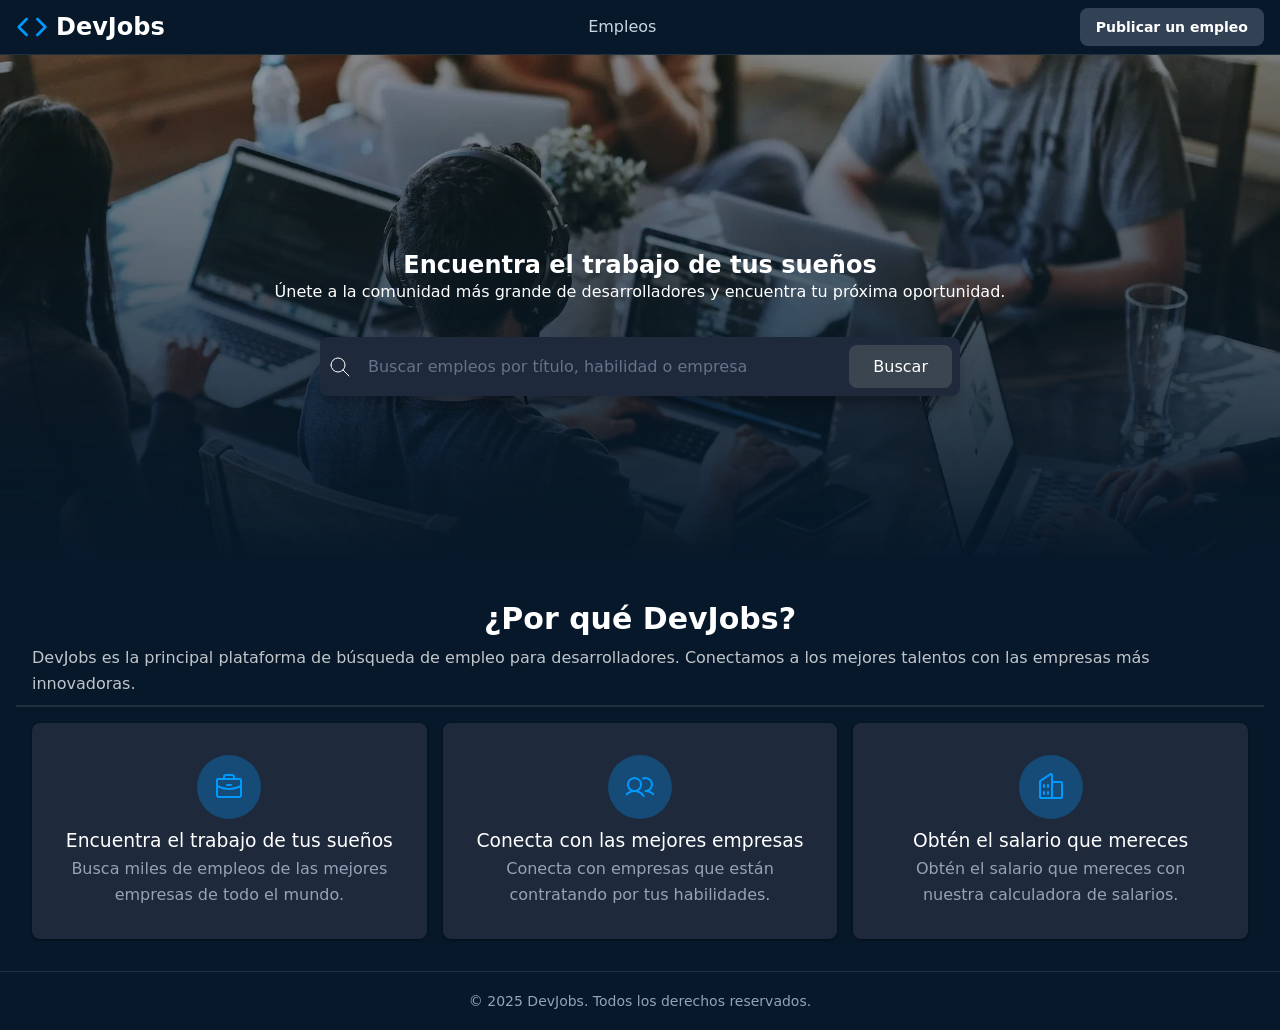
<file: index.html>
<!doctype html>
<html lang="es">
  <head>
    <meta charset="UTF-8" />
    <meta name="viewport" content="width=device-width, initial-scale=1.0" />
    <meta
      name="description"
      content="Encuentra las mejores ofertas de empleo para desarrolladores web y de software en DevJobs. Explora oportunidades laborales, publica tus vacantes y conecta con talento calificado."
    />
    <meta
      name="keywords"
      content="empleos, desarrolladores web, software, ofertas de trabajo, DevJobs, oportunidades laborales, publicar vacantes, talento calificado"
    />
    <title>DevJobs</title>
    <link rel="stylesheet" href="./css/styles.css" />
  </head>
<body>
  <header>
    <h1>
      <svg fill="none" stroke="currentColor" stroke-linecap="round" stroke-linejoin="round" stroke-width="2"
        viewBox="0 0 24 24" xmlns="http://www.w3.org/2000/svg">
        <polyline points="16 18 22 12 16 6"></polyline>
        <polyline points="8 6 2 12 8 18"></polyline>
      </svg>
      DevJobs
    </h1>

    <nav>
      <!-- <a href="">
        Inicio
      </a> -->
      <a href="./html/empleos.html">Empleos</a>
    </nav>

    <div>
      <a href="">Publicar un empleo</a>
      <!-- <a href="">Iniciar sesión</a> -->
    </div>
  </header>

  <main>
    <section>
      <img src="./img/background.webp" width="200" />

      <h1>Encuentra el trabajo de tus sueños</h1>

      <p>Únete a la comunidad más grande de desarrolladores y encuentra tu próxima oportunidad.</p>

      <form role="search">
        <div>
          <svg xmlns="http://www.w3.org/2000/svg" width="24" height="24" viewBox="0 0 24 24" fill="none"
            stroke="currentColor" stroke-width="1" stroke-linecap="round" stroke-linejoin="round"
            class="icon icon-tabler icons-tabler-outline icon-tabler-search">
            <path stroke="none" d="M0 0h24v24H0z" fill="none" />
            <path d="M10 10m-7 0a7 7 0 1 0 14 0a7 7 0 1 0 -14 0" />
            <path d="M21 21l-6 -6" />
          </svg>

          <input required type="text" placeholder="Buscar empleos por título, habilidad o empresa">

          <button type="submit">Buscar</button>
        </div>
      </form>
    </section>

    <section>

      <header>
        <h2>¿Por qué DevJobs?</h2>
        <p>DevJobs es la principal plataforma de búsqueda de empleo para desarrolladores. Conectamos a los mejores
          talentos con las empresas más innovadoras.</p>
      </header>

      <footer>
        <article>
          <svg fill="currentColor" height="32" viewBox="0 0 256 256" width="32" xmlns="http://www.w3.org/2000/svg"
            aria-hidden="true">
            <path
              d="M216,56H176V48a24,24,0,0,0-24-24H104A24,24,0,0,0,80,48v8H40A16,16,0,0,0,24,72V200a16,16,0,0,0,16,16H216a16,16,0,0,0,16-16V72A16,16,0,0,0,216,56ZM96,48a8,8,0,0,1,8-8h48a8,8,0,0,1,8,8v8H96ZM216,72v41.61A184,184,0,0,1,128,136a184.07,184.07,0,0,1-88-22.38V72Zm0,128H40V131.64A200.19,200.19,0,0,0,128,152a200.25,200.25,0,0,0,88-20.37V200ZM104,112a8,8,0,0,1,8-8h32a8,8,0,0,1,0,16H112A8,8,0,0,1,104,112Z">
            </path>
          </svg>
          <h3>Encuentra el trabajo de tus sueños</h3>
          <p>Busca miles de empleos de las mejores empresas de todo el mundo.</p>
        </article>

        <article>
          <svg fill="currentColor" height="32" viewBox="0 0 256 256" width="32" xmlns="http://www.w3.org/2000/svg"
            aria-hidden="true">
            <path
              d="M117.25,157.92a60,60,0,1,0-66.5,0A95.83,95.83,0,0,0,3.53,195.63a8,8,0,1,0,13.4,8.74,80,80,0,0,1,134.14,0,8,8,0,0,0,13.4-8.74A95.83,95.83,0,0,0,117.25,157.92ZM40,108a44,44,0,1,1,44,44A44.05,44.05,0,0,1,40,108Zm210.14,98.7a8,8,0,0,1-11.07-2.33A79.83,79.83,0,0,0,172,168a8,8,0,0,1,0-16,44,44,0,1,0-16.34-84.87,8,8,0,1,1-5.94-14.85,60,60,0,0,1,55.53,105.64,95.83,95.83,0,0,1,47.22,37.71A8,8,0,0,1,250.14,206.7Z">
            </path>
          </svg>
          <h3>Conecta con las mejores empresas</h3>
          <p>Conecta con empresas que están contratando por tus habilidades.</p>
        </article>

        <article>
          <svg fill="currentColor" height="32" viewBox="0 0 256 256" width="32" xmlns="http://www.w3.org/2000/svg"
            aria-hidden="true">
            <path
              d="M240,208H224V96a16,16,0,0,0-16-16H144V32a16,16,0,0,0-24.88-13.32L39.12,72A16,16,0,0,0,32,85.34V208H16a8,8,0,0,0,0,16H240a8,8,0,0,0,0-16ZM208,96V208H144V96ZM48,85.34,128,32V208H48ZM112,112v16a8,8,0,0,1-16,0V112a8,8,0,1,1,16,0Zm-32,0v16a8,8,0,0,1-16,0V112a8,8,0,1,1,16,0Zm0,56v16a8,8,0,0,1-16,0V168a8,8,0,0,1,16,0Zm32,0v16a8,8,0,0,1-16,0V168a8,8,0,0,1,16,0Z">
            </path>
          </svg>
          <h3>Obtén el salario que mereces</h3>
          <p>Obtén el salario que mereces con nuestra calculadora de salarios.</p>
        </article>
      </footer>

    </section>
  </main>

  <footer>
    <small>&copy; 2025 DevJobs. Todos los derechos reservados.</small>
  </footer>

</body>

</html>
</file>
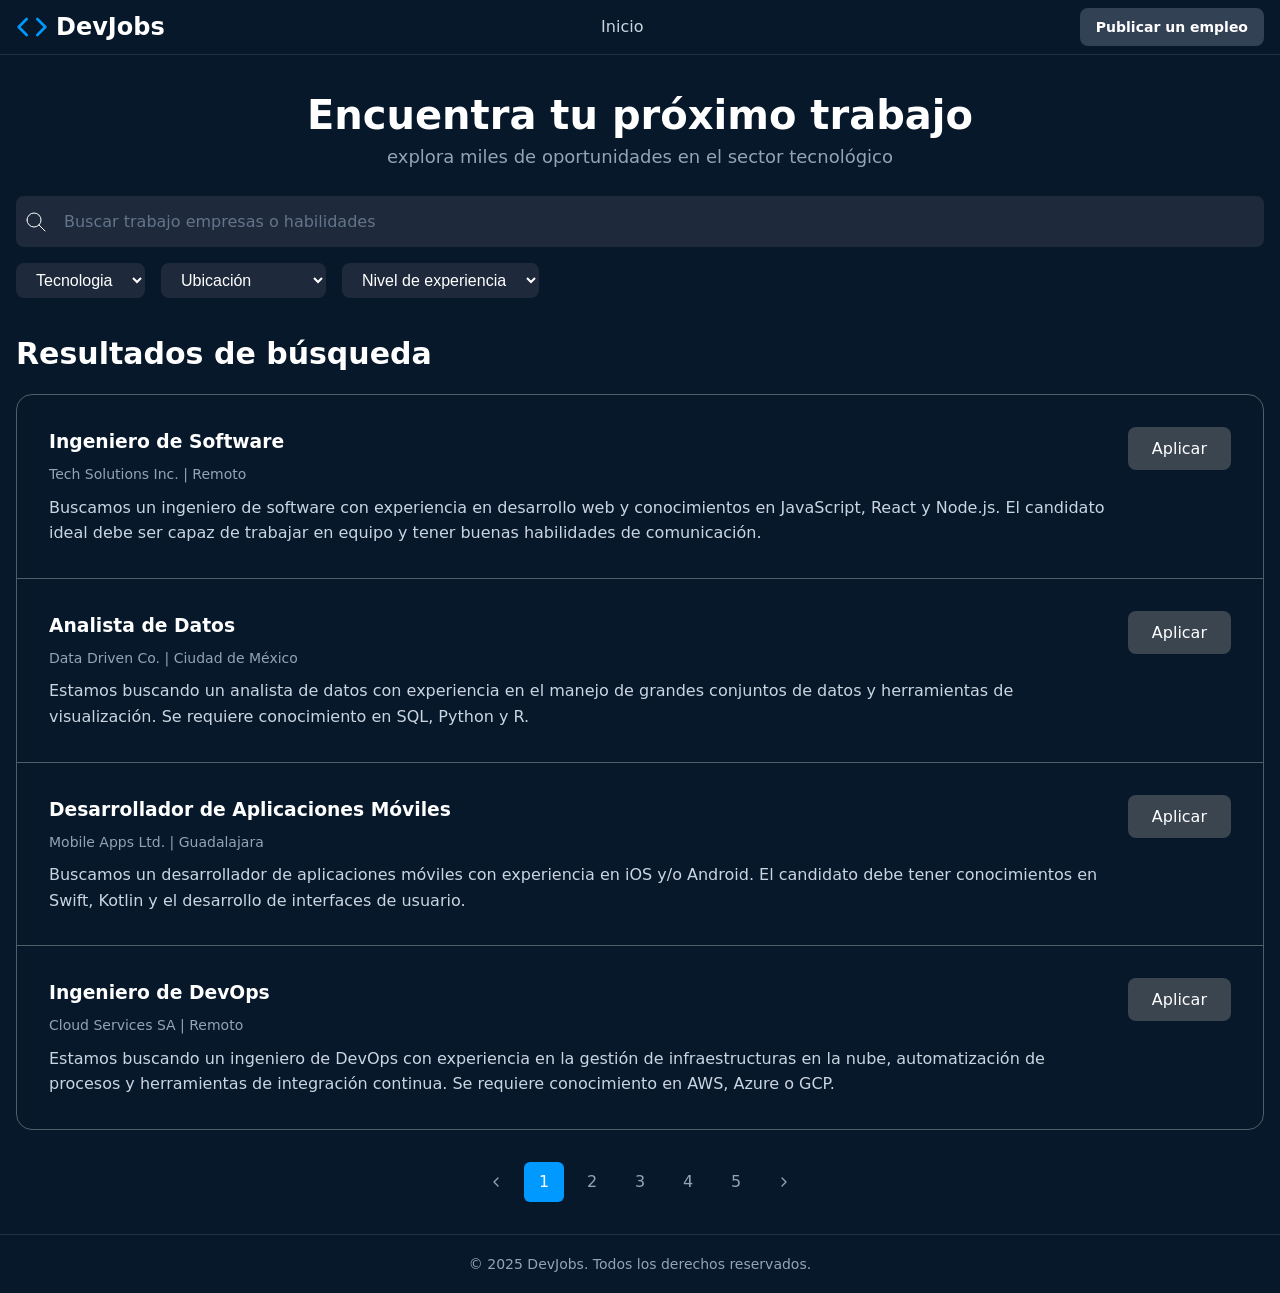
<file: html/empleos.html>
<!doctype html>
<html lang="es">
  <head>
    <meta charset="UTF-8" />
    <meta name="viewport" content="width=device-width, initial-scale=1.0" />
    <title>Empleos</title>
    <meta
      name="description"
      content="Encuentra las mejores ofertas de empleo para desarrolladores web y de software en DevJobs. Explora oportunidades laborales, publica tus vacantes y conecta con talento calificado."
    />
    <meta
      name="keywords"
      content="empleos, desarrolladores web, software, ofertas de trabajo, DevJobs, oportunidades laborales, publicar vacantes, talento calificado"
    />
    <link rel="stylesheet" href="../css/styles.css" />
  </head>
  <body>
    <header>
    <h1>
      <svg fill="none" stroke="currentColor" stroke-linecap="round" stroke-linejoin="round" stroke-width="2"
        viewBox="0 0 24 24" xmlns="http://www.w3.org/2000/svg">
        <polyline points="16 18 22 12 16 6"></polyline>
        <polyline points="8 6 2 12 8 18"></polyline>
      </svg>
      DevJobs
    </h1>

    <nav>
      <a href="../index.html">Inicio</a> 
      <!-- <a href="./html/empleos.html">Empleos</a> -->
    </nav>

    <div>
      <a href="">Publicar un empleo</a>
      <!-- <a href="">Iniciar sesión</a> -->
    </div>
  </header>
  <main>
    <section class="jobs-search">
        <h1>Encuentra tu próximo trabajo</h1>
        <p>explora miles de oportunidades en el sector tecnológico</p>
        
          <form action="" role="search">
            <div class="search-bar">
              <svg xmlns="http://www.w3.org/2000/svg" width="24" height="24" viewBox="0 0 24 24" fill="none"
                stroke="currentColor" stroke-width="1" stroke-linecap="round" stroke-linejoin="round"
                class="icon icon-tabler icons-tabler-outline icon-tabler-search">
                <path stroke="none" d="M0 0h24v24H0z" fill="none" />
                <path d="M10 10m-7 0a7 7 0 1 0 14 0a7 7 0 1 0 -14 0" />
                <path d="M21 21l-6 -6" />
              </svg>

              <input required type="text" placeholder="Buscar trabajo empresas o habilidades">
            </div>
            <div class="search-filters">
              <select name="tecnologia" id="tecnologia">
                <option value="">Tecnologia</option>
                <option value="javascript">Javascript</option>
                <option value="python">Python</option>
                <option value="java">Java</option>
                <option value="react">React</option>
                <option value="nodejs">Node.js</option>
              </select>
              <select name="location" id="location">
                <option value="">Ubicación</option>
                <option value="remoto">Remoto</option>
                <option value="med">Medellin</option>
                <option value="bog">Bogota</option>
                <option value="cal">Calí</option>
                <option value="eeuu">Estados Unidos</option>
              </select>
              <select name="experiencia" id="experiencia">
                <option value="">Nivel de experiencia</option>
                <option value="practicante">Practicante</option>
                <option value="junior">Junior</option>
                <option value="mid">Mid-level</option>
                <option value="senior">Senior</option>
                <option value="lead">Lead</option>
              </select>
            </div>
            
          </form>
        </div>
    </section>

    <section class="busquedas">
      <h2>Resultados de búsqueda</h2>
      <div class="lista-busquedas">
        
      <article>
        <div>
          <h3>Ingeniero de Software</h3>
          <small>Tech Solutions Inc. | Remoto</small>
          <p>Buscamos un ingeniero de software con experiencia en desarrollo web y conocimientos en JavaScript, React y Node.js. El candidato ideal debe ser capaz de trabajar en equipo y tener buenas habilidades de comunicación.</p>
        </div>
        <button>Aplicar</button>
      </article>
      <article>
        <div>
          <h3>Analista de Datos</h3>
          <small>Data Driven Co. | Ciudad de México</small>
          <p>Estamos buscando un analista de datos con experiencia en el manejo de grandes conjuntos de datos y herramientas de visualización. Se requiere conocimiento en SQL, Python y R.</p>
        </div>
        <button>Aplicar</button>
      </article>
      <article>
        <div>
          <h3>Desarrollador de Aplicaciones Móviles</h3>
          <small>Mobile Apps Ltd. | Guadalajara</small>
          <p>Buscamos un desarrollador de aplicaciones móviles con experiencia en iOS y/o Android. El candidato debe tener conocimientos en Swift, Kotlin y el desarrollo de interfaces de usuario.</p>
        </div>
        <button>Aplicar</button>
      </article>
      <article>
        <div>
          <h3>Ingeniero de DevOps</h3>
          <small>Cloud Services SA | Remoto</small>
          <p>Estamos buscando un ingeniero de DevOps con experiencia en la gestión de infraestructuras en la nube, automatización de procesos y herramientas de integración continua. Se requiere conocimiento en AWS, Azure o GCP.</p>
        </div>
        <button>Aplicar</button>
      </article>
      </div>
      <nav class="paginacion">
          <a href="#">
            <svg xmlns="http://www.w3.org/2000/svg" width="16" height="16" viewBox="0 0 24 24" fill="none" stroke="currentColor" stroke-width="2" stroke-linecap="round" stroke-linejoin="round" class="icon icon-tabler icons-tabler-outline icon-tabler-chevron-left">
            <path stroke="none" d="M0 0h24v24H0z" fill="none" />
            <path d="M15 6l-6 6l6 6" />
            </svg>
          </a>
          <a href="#" class="is-active">1</a>
          <a href="#">2</a>
          <a href="#">3</a>
          <a href="#">4</a>
          <a href="#">5</a>    
          <a href="#">
            <svg xmlns="http://www.w3.org/2000/svg" width="16" height="16" viewBox="0 0 24 24" fill="none" stroke="currentColor" stroke-width="2" stroke-linecap="round" stroke-linejoin="round" class="icon icon-tabler icons-tabler-outline icon-tabler-chevron-right">
              <path stroke="none" d="M0 0h24v24H0z" fill="none" />
              <path d="M9 6l6 6l-6 6" />
            </svg>  
          </a>
      </nav>
    </section>
  </main>
  <footer>
    <small>&copy; 2025 DevJobs. Todos los derechos reservados.</small>
  </footer>
    
  </body>
</html>
</file>
<file: css/styles.css>
* {
    margin: 0;
    padding: 0;
    box-sizing: border-box;
}

:root {
    --primary: #3b4550;
    --primary-dark: #0a3d66;
    --primary-hover: #0d5ba8;
    --primary-light: #09f;
    --background: #06182a;
    --text-primary: #ffffff;
    --text-secondary: #cbd5e1;
    --text-muted: #94a3b8;
    --border: rgba(255, 255, 255, 0.1);
    --border2: rgba(255, 255, 255, 0.3);
    --card-bg: #1e293b;
    --shadow: rgba(0, 0, 0, 0.3);
    --input-bg: #1e293b;
    --hsla-example: hsla(210, 100%, 56%, 1);
}

@font-face {
  font-family: 'Inter Variable';
  font-style: normal;
  font-display: swap;
  font-weight: 100 900;
  src: url(https://cdn.jsdelivr.net/fontsource/fonts/inter:vf@latest/latin-wght-normal.woff2) format('woff2-variations');
  unicode-range: U+0000-00FF,U+0131,U+0152-0153,U+02BB-02BC,U+02C6,U+02DA,U+02DC,U+0304,U+0308,U+0329,U+2000-206F,U+20AC,U+2122,U+2191,U+2193,U+2212,U+2215,U+FEFF,U+FFFD;
}

body {
  font-family: system-ui;
  background-color: var(--background);
  color: var(--text-primary);
  min-height: 100vh;
  display: flex;
  flex-direction: column;
  line-height: 1.6;
}

/* Títulos principales */
h1 {
  font-size: 1.5rem;
  line-height: 1.2;
  text-wrap: balance;
  display: flex;
  align-items: center;
  gap: 0.5rem;

  svg {
    width: 2rem;
    height: 2rem;
    color: var(--primary-light);
  }
}

/* solo se le aplica los estilos al primer parrafo seguido de un h1 */
h1 + p {
  text-wrap: balance;
  margin-bottom: 2rem
}

/* Header */
header {
  border-bottom: 1px solid var(--border);
  background: var(--background);
  padding: .5rem 1rem;
  display: flex;
  align-items: center;
  justify-content: space-between;
  gap: 2rem;

  h2 {
    font-size: 1.25rem;
    font-weight: 700;
    color: var(--text-primary);
  }
}

/* Navegación del header a otras páginas */
nav {
  align-items: center;
  gap: 1rem;
  display: flex;

  a {
    text-decoration: none;
    color: var(--text-secondary);
    transition: color 0.2s;
    font-weight: 500;

    &:hover, &:focus {
      color: var(--primary);
      outline: none;
    }
  }
}

/* Botones del Header */
header div a {
  padding: 0.5rem 1rem;
  border-radius: 0.5rem;
  background-color: #334155;
  color: var(--text-primary);
  display: inline-block;
  font-size: 0.875rem;
  font-weight: 700;
  text-decoration: none;
  /* TODO */
}

/* Hero */
main > section:nth-child(1) {
  height: 500px;
  text-align: center;
  display: flex;
  flex-direction: column;
  justify-content: center;
  align-items: center;

  h1 {
    padding-top: 36px;
  }

  & > img {
    position: absolute;
    width: 100%;
    height: 100%;
    object-fit: cover;
    z-index: -1;
    left: 0;
    right: 0;
    mask-image: linear-gradient(to bottom, rgba(16, 25, 34, 1) 5%, rgba(16, 25, 34, 0) 80%);
  }
}

/* Formulario de Búsqueda */
form {
  max-width: 42rem;
  width: 100%;
  margin: 0 auto;
  padding-inline: 1rem;
}

form > div {
  display: flex;
  align-items: center;
  background-color: var(--input-bg);
  border-radius: 0.5rem;
  box-shadow: 0 10px 15px -3px var(--shadow);
  padding: 0.5rem;
  gap: 0.5rem;
}

form span {
  padding-left: 0.75rem;
  color: var(--text-muted);
  display: flex;
  align-items: center;
  flex-shrink: 0;
}

form input[type="text"] {
  flex: 1;
  background: transparent;
  border: none;
  outline: none;
  color: var(--text-primary);
  padding: 0.75rem 0.5rem;
  font-size: 1rem;
  font-family: inherit;
}

form input[type="text"]::placeholder {
  color: #64748b;
}

button {
  padding: 0.75rem 1.5rem;
  border-radius: 0.5rem;
  background-color: var(--primary);
  color: white;
  font-weight: 400;
  border: none;
  cursor: pointer;
  transition: all 0.2s;
  font-family: inherit;
  font-size: 1rem;
  white-space: nowrap;

  &:hover, /* pseudo-clase que significa que el ratón está encima */
  &:focus { /* pseudo-clase que significa que el elemento tiene el foco */
    background-color: var(--primary-hover);
    outline: 2px solid white;
    outline-offset: 2px;
  }

  &:active { 
    transform: scale(0.95)
  }

  &:disabled {
    opacity: .5;
    pointer-events: none;
  }


}

/* Features Section */
main > section:nth-child(2) {
  padding-inline: 1rem;
  background-color: var(--background);
  padding-top: 2rem;

  & > header {
    gap: 2px;
    flex-direction: column;

    h2 {
      margin-bottom: 0;
    }

    p {
      opacity: .75;
    }
  }

  & > div {
    max-width: 1280px;
    margin: 0 auto;
  }
}

main > section:nth-child(2) h2 {
  font-size: 1.875rem;
  font-weight: 700;
  color: var(--text-primary);
  margin-bottom: 1rem;
}

main > section:nth-child(2) > div > div:first-child > p {
  font-size: 1.125rem;
  color: var(--text-muted);
  max-width: 42rem;
  margin: 0 auto;
}

/* Grid de Features */
main > section:nth-child(2) footer {
  display: grid;
  grid-template-columns: repeat(auto-fit, minmax(280px, 1fr));
  gap: 16px
}

/* Feature Cards */
/* article {
  background-color: var(--card-bg);
  padding: 2rem;
  margin-bottom: 16px;
  border-radius: 0.5rem;                   
  box-shadow: 0px 1px 3px 0 var(--shadow); 

  svg {
    color: var(--primary-light);          
    background: rgba(0, 153, 255, 0.3);  
    border-radius: 9999px;               
    width: 64px;                         
    height: 64px;                        
    padding: 16px;                       
  }

  h3 {
    font-weight: 500;
  }

  p {
    color: var(--text-muted);
  }
} */

/* Footer */
footer {
  background-color: var(--background);
  border-top: 1px solid var(--border);
  text-align: center;
  padding: 16px;

  small {
    color: var(--text-muted);
    font-size: 0.875rem;
  }
}

article {
  background-color: var(--card-bg);
  padding: 2rem;
  margin-bottom: 16px;
  border-radius: 0.5rem;
  box-shadow: 0px 1px 3px 0px rgba(0, 0, 0, 0.5);

  svg {
    color: var(--primary-light);
    background: rgba(0, 153, 255, .3);
    width: 64px;
    height: 64px;
    border-radius: 100%;
    padding: 16px;
  }

  p {
    color: var(--text-muted);
  }

  h3 {
    font-weight: 500;
  }
}

.jobs-search {
  margin: 0;
  padding: 0;
  /* no se deveria de hacer, en un futuro buscar solucionar por medio de clases*/
  height: auto !important;

  h1 {
    font-size: 2.5rem;
    margin-bottom: .25rem;
  }

  p {
    font-size: 1.125rem;
    color: var(--text-muted);
    margin-bottom: 1.5rem;
  }

  .search-bar {
    background: var(--input-bg);
    padding: .25rem .5rem;
  }

  .search-filters {
    display: flex;
    flex-wrap: wrap;
    margin-top: .5rem;
  }
  
  form {
    width: 100%;
    max-width: 1280px;
  }

  form div {
    background: none;
    box-shadow: none;
    padding: 0;
  }

  select {
    background-color: var(--card-bg);
    color: var(--text-primary);
    font-size: 1rem;
    padding: 0.5rem 1rem;
    outline: none;
    border: none;
    border-radius: .5rem;
    margin-top: .5rem;
    margin-right: .5rem;

    option {
      color: var(--text-muted);
      
    }
  }
}


.busquedas {
  max-width: 1280px; /* O el ancho máximo que use tu diseño */
  margin: 0 auto;    /* Centra la sección en la pantalla */
  

  h2 {
    margin-bottom: 1.5rem; /* Le da espacio vertical antes de la lista */
  }
}

.lista-busquedas {
  border: 1px solid var(--border2);
  border-radius: 1rem;

  article {
    background: none;
    box-shadow: none;
    border-radius: 0;
    border-bottom: 1px solid var(--border2);
    margin: 0;

    display: flex;
    align-items: start;
    gap: 1rem;

    small {
      font-size: .875rem;
      color: var(--text-muted);
    }

    h3 {
      font-weight: bold;
      margin-bottom: .25rem;
    }
    p {
      margin-top: .5rem;
      color: var(--text-secondary);
    }

    &:last-child {
      border-bottom: none;
    }
  }
}

.paginacion {
  display: flex;
  justify-content: center;
  gap: .5rem;
  margin: 2rem 0;

  a {
    display: flex;
    align-items: center;
    justify-content: center;
    width: 2.5rem;
    height: 2.5rem;
    text-decoration: none;
    color: var(--text-muted);
    border-radius: .375rem;
    transition: all .3s;

    &:hover, &:focus{
      background: white;
    }
    
    &:active {
      transform: scale(0.90);
    }

    &.is-active {
      background-color: var(--primary-light);
      color: white;
      pointer-events: none;
    }
  }

  
}
</file>
